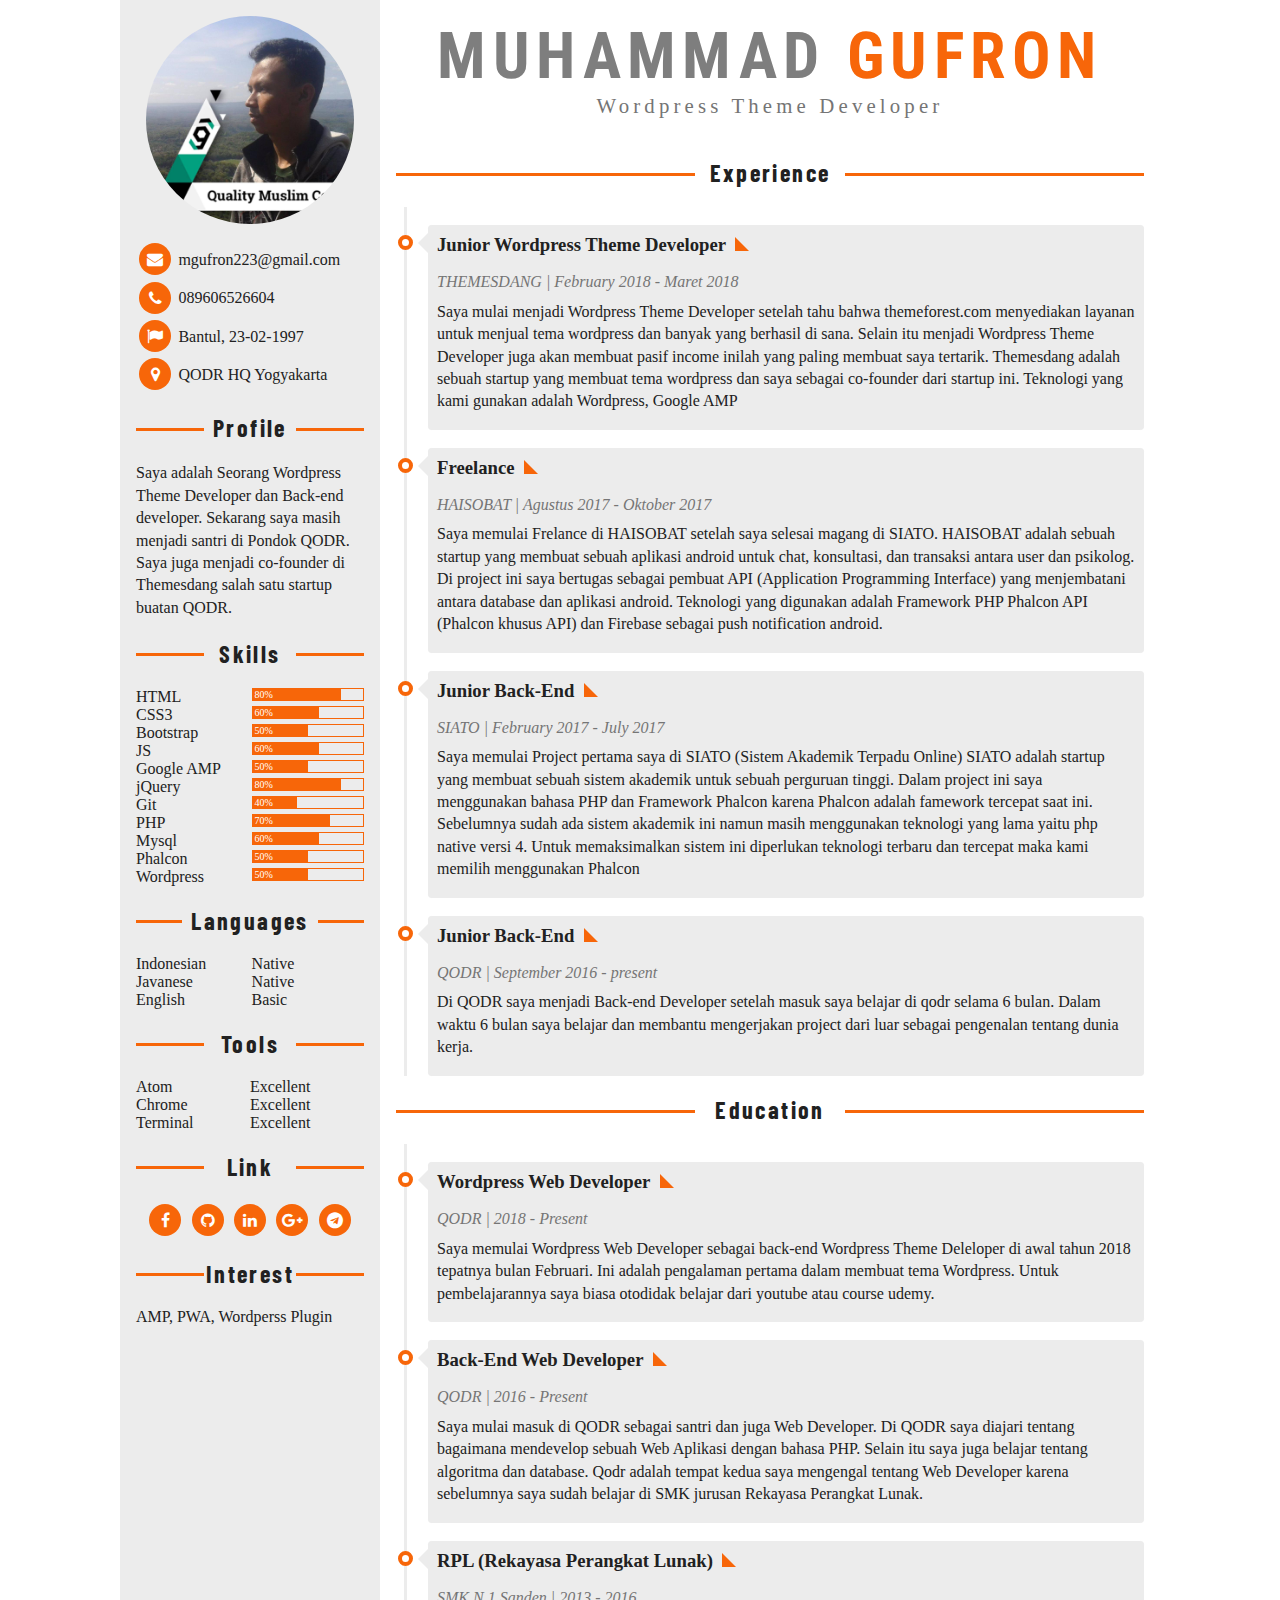
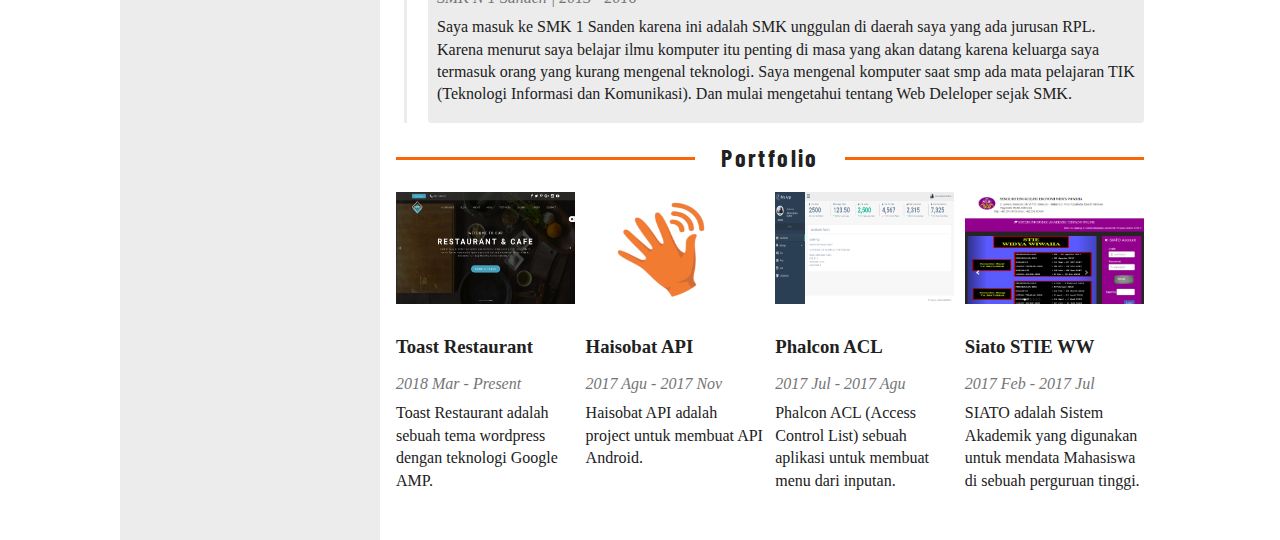
<file: cv/index.html>
<!DOCTYPE html>
<html lang="en">
<head>
    <meta charset="UTF-8">
    <meta name="viewport" content="width=device-width, initial-scale=1.0">
    <meta http-equiv="X-UA-Compatible" content="ie=edge">
    <title>Profile CV</title>
    <link rel="stylesheet" href="https://maxcdn.bootstrapcdn.com/font-awesome/4.7.0/css/font-awesome.min.css">
    <link href="https://fonts.googleapis.com/css?family=Barlow+Condensed" rel="stylesheet"><link href="https://fonts.googleapis.com/css?family=Roboto+Condensed" rel="stylesheet">
    <link rel="stylesheet" href="assets/css/style.css">
    <link rel="stylesheet" href="assets/css/grid.css">
</head>
<body>
    <div class="container">
        <div id="side">
            <!-- Profile Image -->
            <div class="images">
                <img src="assets/images/profile.jpg" alt="profile">
            </div>
            <!-- Contact Profile -->
            <div class="contact">
                <ul>
                    <li>
                        <i class="fa fa-envelope"></i> <a href="mailto:mgufron223@gmail.com">mgufron223@gmail.com</a>
                    </li>
                    <li>
                        <i class="fa fa-phone"></i> <a href="tel:089606526604">089606526604</a>
                    </li>
                    <li>
                        <i class="fa fa-flag"></i> <span>Bantul, 23-02-1997</span>
                    </li>
                    <li>
                        <i class="fa fa-map-marker"></i> <a href="https://www.google.co.id/maps/place/QODR+HQ/@-7.9317515,110.4336507,15z/data=!4m12!1m6!3m5!1s0x0:0xa11927486ec839ca!2sQODR+HQ!8m2!3d-7.9317515!4d110.4336507!3m4!1s0x0:0xa11927486ec839ca!8m2!3d-7.9317515!4d110.4336507">QODR HQ Yogyakarta</a>
                    </li>
                </ul>
            </div>
            <!-- My Profile -->
            <div class="profile">
                <h2 class="sub"><span>Profile</span></h2>
                <p>Saya adalah Seorang Wordpress Theme Developer dan Back-end developer. Sekarang saya masih menjadi santri di Pondok QODR. Saya juga menjadi co-founder di Themesdang salah satu startup buatan QODR. </p>
            </div>
            <!-- Skill -->
            <div class="skills">
                <h2 class="sub"><span>Skills</span></h2>
                <div class="flex-grid">
                    <div class="d-col-6 t-col-6 m-col-6">HTML</div>
                    <div class="d-col-6 t-col-6 m-col-6"><div class="progress"><div class="progress-80"><div class="text-small">80%</div></div></div></div>
                </div>
                <div class="flex-grid">
                    <div class="d-col-6 t-col-6 m-col-6">CSS3</div>
                    <div class="d-col-6 t-col-6 m-col-6"><div class="progress"><div class="progress-60"><div class="text-small">60%</div></div></div></div>
                </div>
                <div class="flex-grid">
                    <div class="d-col-6 t-col-6 m-col-6">Bootstrap</div>
                    <div class="d-col-6 t-col-6 m-col-6"><div class="progress"><div class="progress-50"><div class="text-small">50%</div></div></div></div>
                </div>
                <div class="flex-grid">
                    <div class="d-col-6 t-col-6 m-col-6">JS</div>
                    <div class="d-col-6 t-col-6 m-col-6"><div class="progress"><div class="progress-60"><div class="text-small">60%</div></div></div></div>
                </div>
                <div class="flex-grid">
                    <div class="d-col-6 t-col-6 m-col-6">Google AMP</div>
                    <div class="d-col-6 t-col-6 m-col-6"><div class="progress"><div class="progress-50"><div class="text-small">50%</div></div></div></div>
                </div>
                <div class="flex-grid">
                    <div class="d-col-6 t-col-6 m-col-6">jQuery</div>
                    <div class="d-col-6 t-col-6 m-col-6"><div class="progress"><div class="progress-80"><div class="text-small">80%</div></div></div></div>
                </div>
                <div class="flex-grid">
                    <div class="d-col-6 t-col-6 m-col-6">Git</div>
                    <div class="d-col-6 t-col-6 m-col-6"><div class="progress"><div class="progress-40"><div class="text-small">40%</div></div></div></div>
                </div>
                <div class="flex-grid">
                    <div class="d-col-6 t-col-6 m-col-6">PHP</div>
                    <div class="d-col-6 t-col-6 m-col-6"><div class="progress"><div class="progress-70"><div class="text-small">70%</div></div></div></div>
                </div>
                <div class="flex-grid">
                    <div class="d-col-6 t-col-6 m-col-6">Mysql</div>
                    <div class="d-col-6 t-col-6 m-col-6"><div class="progress"><div class="progress-60"><div class="text-small">60%</div></div></div></div>
                </div>
                <div class="flex-grid">
                    <div class="d-col-6 t-col-6 m-col-6">Phalcon</div>
                    <div class="d-col-6 t-col-6 m-col-6"><div class="progress"><div class="progress-50"><div class="text-small">50%</div></div></div></div>
                </div>
                <div class="flex-grid">
                    <div class="d-col-6 t-col-6 m-col-6">Wordpress</div>
                    <div class="d-col-6 t-col-6 m-col-6"><div class="progress"><div class="progress-50"><div class="text-small">50%</div></div></div></div>
                </div>
            </div>
            <!-- Languages -->
            <div class="languages">
                <h2 class="sub"><span>Languages</span></h2>
                <div class="flex-grid">
                    <div class="d-col-6 t-col-6 m-col-6">Indonesian</div>
                    <div class="d-col-6 t-col-6 m-col-6">Native</div>
                </div>
                <div class="flex-grid">
                    <div class="d-col-6 t-col-6 m-col-6">Javanese</div>
                    <div class="d-col-6 t-col-6 m-col-6">Native</div>
                </div>
                <div class="flex-grid">
                    <div class="d-col-6 t-col-6 m-col-6">English</div>
                    <div class="d-col-6 t-col-6 m-col-6">Basic</div>
                </div>
            </div>
            <!-- Tools -->
            <div class="tools">
                <h2 class="sub"><span>Tools</span></h2>
                <div class="flex-grid">
                    <div class="width-half">Atom</div>
                    <div class="width-half">Excellent</div>
                </div>
                <div class="flex-grid">
                    <div class="width-half">Chrome</div>
                    <div class="width-half">Excellent</div>
                </div>
                <div class="flex-grid">
                    <div class="width-half">Terminal</div>
                    <div class="width-half">Excellent</div>
                </div>
            </div>
            <!-- Link -->
            <div class="interest">
                <h2 class="sub"><span>Link</span></h2>
                <div class="center">
                    <div class="link">
                        <a href="https://www.facebook.com/mhgufron"><i class="fa fa-facebook"></i></a>
                    </div>
                    <div class="link">
                        <a href="https://github.com/mhgufron"><i class="fa fa-github"></i></a>
                    </div>
                    <div class="link">
                        <a href="https://www.linkedin.com/in/mhgufron/"><i class="fa fa-linkedin"></i></a>
                    </div>
                    <div class="link">
                        <a href="https://plus.google.com/117154953431323999297"><i class="fa fa-google-plus"></i></a>
                    </div>
                    <div class="link">
                        <a href="https://t.me/mhgufron"><i class="fa fa-telegram"></i></a>
                    </div>
                </div>
            </div>
            <!-- Interest -->
            <div class="interest">
                <h2 class="sub"><span>Interest</span></h2>
                AMP, PWA, Wordperss Plugin
            </div>
        </div>
        <div id="main">
            <div class="title">
                <h1>MUHAMMAD <span class="text-primary">GUFRON</span></h1>
                <span class="text-subtitle">Wordpress Theme Developer</span>
            </div>
            <div class="experience">
                <h2 class="sub"><span>Experience</span></h2>
                <div class="timeline">
                    <div class="timeline-item">
                        <div class="content">
                            <div class="arrow"></div>
                            <h3>Junior Wordpress Theme Developer</h3>
                            <span class="content-subtitle">THEMESDANG | February 2018 - Maret 2018</span>
                            <p>Saya mulai menjadi Wordpress Theme Developer setelah tahu bahwa themeforest.com menyediakan layanan untuk menjual tema wordpress dan banyak yang berhasil di sana. Selain itu menjadi Wordpress Theme Developer juga akan membuat pasif income inilah yang paling membuat saya tertarik. Themesdang adalah sebuah startup yang membuat tema wordpress dan saya sebagai co-founder dari startup ini. Teknologi yang kami gunakan adalah Wordpress, Google AMP</p>
                        </div>
                    </div>
                    <div class="timeline-item">
                        <div class="content">
                            <div class="arrow"></div>
                            <h3>Freelance</h3>
                            <span class="content-subtitle">HAISOBAT | Agustus 2017 - Oktober 2017</span>
                            <p>Saya memulai Frelance di HAISOBAT setelah saya selesai magang di SIATO. HAISOBAT adalah sebuah startup yang membuat sebuah aplikasi android untuk chat, konsultasi, dan transaksi antara user dan psikolog. Di project ini saya bertugas sebagai pembuat API (Application Programming Interface) yang menjembatani antara database dan aplikasi android. Teknologi yang digunakan adalah Framework PHP Phalcon API (Phalcon khusus API) dan Firebase sebagai push notification android.</p>
                        </div>
                    </div>
                    <div class="timeline-item">
                        <div class="content">
                            <div class="arrow"></div>
                            <h3>Junior Back-End</h3>
                            <span class="content-subtitle">SIATO | February 2017 - July 2017</span>
                            <p>Saya memulai Project pertama saya di SIATO (Sistem Akademik Terpadu Online) SIATO adalah startup yang membuat sebuah sistem akademik untuk sebuah perguruan tinggi. Dalam project ini saya menggunakan bahasa PHP dan Framework Phalcon karena Phalcon adalah famework tercepat saat ini. Sebelumnya sudah ada sistem akademik ini namun masih menggunakan teknologi yang lama yaitu php native versi 4. Untuk memaksimalkan sistem ini diperlukan teknologi terbaru dan tercepat maka kami memilih menggunakan Phalcon</p>
                        </div>
                    </div>
                    <div class="timeline-item">
                        <div class="content">
                            <div class="arrow"></div>
                            <h3>Junior Back-End</h3>
                            <span class="content-subtitle">QODR | September 2016 - present</span>
                            <p>Di QODR saya menjadi Back-end Developer setelah masuk saya belajar di qodr selama 6 bulan. Dalam waktu 6 bulan saya belajar dan membantu mengerjakan project dari luar sebagai pengenalan tentang dunia kerja.</p>
                        </div>
                    </div>
                </div>
            </div>
            <div class="education">
                <h2 class="sub"><span>Education</span></h2>
                <div class="timeline">
                    <div class="timeline-item">
                        <div class="content">
                            <h3>Wordpress Web Developer</h3>
                            <span class="content-subtitle">QODR | 2018 - Present</span>
                            <p>Saya memulai Wordpress Web Developer sebagai back-end Wordpress Theme Deleloper di awal tahun 2018 tepatnya bulan Februari. Ini adalah pengalaman pertama dalam membuat tema Wordpress. Untuk pembelajarannya saya biasa otodidak belajar dari youtube atau course udemy.</p>
                        </div>
                    </div>
                </div>
                <div class="timeline">
                    <div class="timeline-item">
                        <div class="content">
                            <h3>Back-End Web Developer</h3>
                            <span class="content-subtitle">QODR | 2016 - Present</span>
                            <p>Saya mulai masuk di QODR sebagai santri dan juga Web Developer. Di QODR saya diajari tentang bagaimana mendevelop sebuah Web Aplikasi dengan bahasa PHP. Selain itu saya juga belajar tentang algoritma dan database. Qodr adalah tempat kedua saya mengengal tentang Web Developer karena sebelumnya saya sudah belajar di SMK jurusan Rekayasa Perangkat Lunak.</p>
                        </div>
                    </div>
                </div>
                <div class="timeline">
                    <div class="timeline-item">
                        <div class="content">
                            <h3>RPL (Rekayasa Perangkat Lunak)</h3>
                            <span class="content-subtitle">SMK N 1 Sanden | 2013 - 2016</span>
                            <p>Saya masuk ke SMK 1 Sanden karena ini adalah SMK unggulan di daerah saya yang ada jurusan RPL. Karena menurut saya belajar ilmu komputer itu penting di masa yang akan datang karena keluarga saya termasuk orang yang kurang mengenal teknologi. Saya mengenal komputer saat smp ada mata pelajaran TIK (Teknologi Informasi dan Komunikasi). Dan mulai mengetahui tentang Web Deleloper sejak SMK.</p>
                        </div>
                    </div>
                </div>
            </div>
            <div class="portfolio">
                <h2 class="sub"><span>Portfolio<span></h2>
                <div class="flex-grid">
                    <div class="portfolio-box d-col-3 t-col-3 m-col-3">
                        <div class="img-box"><img src="assets/images/portfolio4.png" alt="portfolio4"></div>
                        <h3>Toast Restaurant</h3>
                        <span class="content-subtitle">2018 Mar - Present</span>
                        <p>Toast Restaurant adalah sebuah tema wordpress dengan teknologi Google AMP.</p>
                    </div>
                    <div class="portfolio-box d-col-3 t-col-3 m-col-3">
                        <div class="img-box"><img src="assets/images/portfolio3.png" alt="portfolio3"></div>
                        <h3>Haisobat API</h3>
                        <span class="content-subtitle">2017 Agu - 2017 Nov</span>
                        <p>Haisobat API adalah project untuk membuat API Android.</p>
                    </div>
                    <div class="portfolio-box d-col-3 t-col-3 m-col-3">
                        <div class="img-box"><img src="assets/images/portfolio2.png" alt="portfolio2"></div>
                        <h3>Phalcon ACL</h3>
                        <span class="content-subtitle">2017 Jul - 2017 Agu </span>
                        <p>Phalcon ACL (Access Control List) sebuah aplikasi untuk membuat menu dari inputan. </p>
                    </div>
                    <div class="portfolio-box d-col-3 t-col-3 m-col-3">
                        <div class="img-box"><img src="assets/images/portfolio1.png" alt="portfolio1"></div>
                        <h3>Siato STIE WW</h3>
                        <span class="content-subtitle">2017 Feb - 2017 Jul</span>
                        <p>SIATO adalah Sistem Akademik yang digunakan untuk mendata Mahasiswa di sebuah perguruan tinggi.</p>
                    </div>
                </div>
            </div>
        </div>
    </div>
</body>
</html>
</file>
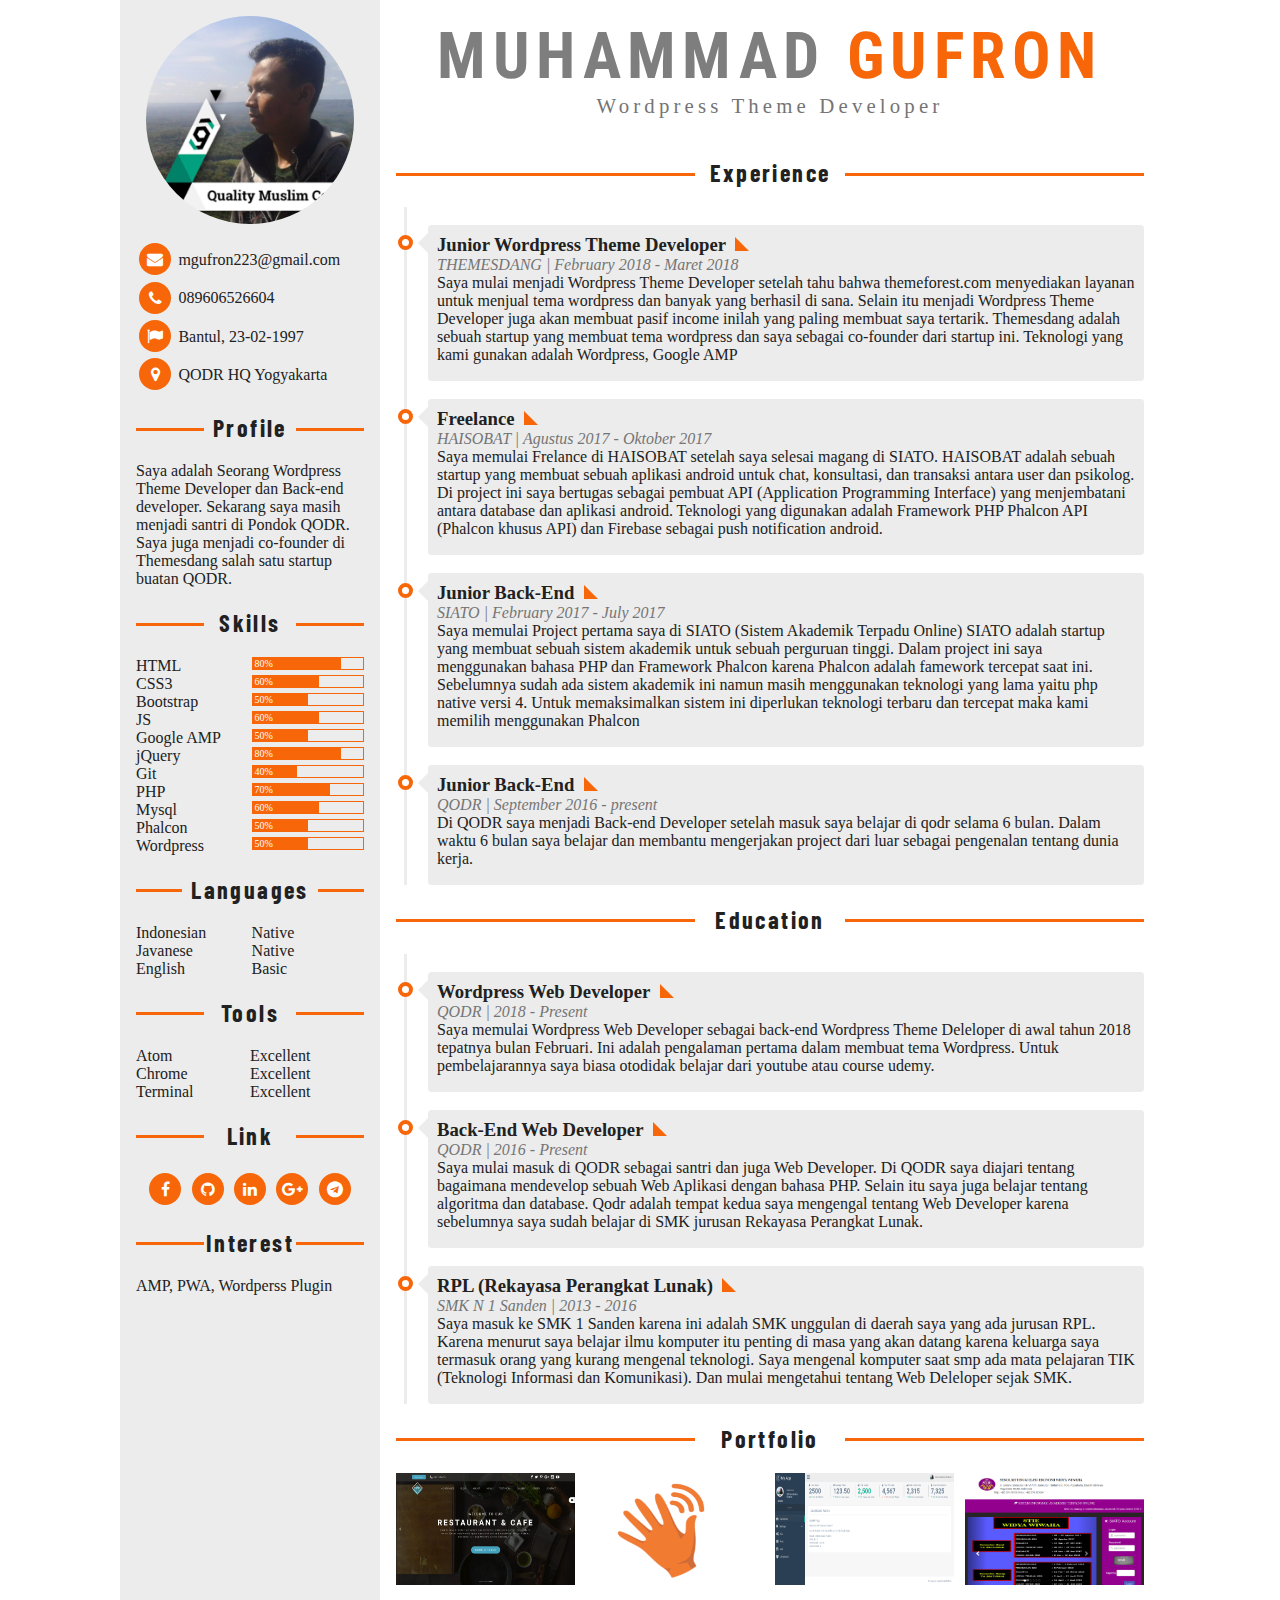
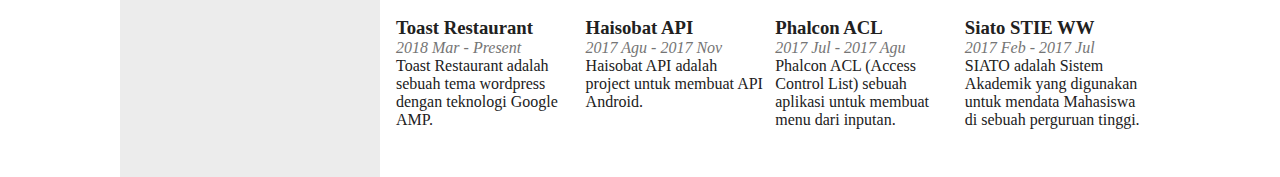
<file: cv1/index.html>
<!DOCTYPE html>
<html lang="en">
<head>
    <meta charset="UTF-8">
    <meta name="viewport" content="width=device-width, initial-scale=1.0">
    <meta http-equiv="X-UA-Compatible" content="ie=edge">
    <title>Profile CV</title>
    <link rel="stylesheet" href="https://maxcdn.bootstrapcdn.com/font-awesome/4.7.0/css/font-awesome.min.css">
    <link href="https://fonts.googleapis.com/css?family=Barlow+Condensed" rel="stylesheet"><link href="https://fonts.googleapis.com/css?family=Roboto+Condensed" rel="stylesheet">
    <link rel="stylesheet" href="assets/css/style.css">
    <link rel="stylesheet" href="assets/css/grid.css">
</head>
<body>
    <div class="container">
        <div id="side">
            <!-- Profile Image -->
            <div class="images">
                <img src="assets/images/profile.jpg" alt="profile">
            </div>
            <!-- Contact Profile -->
            <div class="contact">
                <ul>
                    <li>
                        <i class="fa fa-envelope"></i> <a href="mailto:mgufron223@gmail.com">mgufron223@gmail.com</a>
                    </li>
                    <li>
                        <i class="fa fa-phone"></i> <a href="tel:089606526604">089606526604</a>
                    </li>
                    <li>
                        <i class="fa fa-flag"></i> <span>Bantul, 23-02-1997</span>
                    </li>
                    <li>
                        <i class="fa fa-map-marker"></i> <a href="https://www.google.co.id/maps/place/QODR+HQ/@-7.9317515,110.4336507,15z/data=!4m12!1m6!3m5!1s0x0:0xa11927486ec839ca!2sQODR+HQ!8m2!3d-7.9317515!4d110.4336507!3m4!1s0x0:0xa11927486ec839ca!8m2!3d-7.9317515!4d110.4336507">QODR HQ Yogyakarta</a>
                    </li>
                </ul>
            </div>
            <!-- My Profile -->
            <div class="profile">
                <h2>Profile</h2>
                <p>Saya adalah Seorang Wordpress Theme Developer dan Back-end developer. Sekarang saya masih menjadi santri di Pondok QODR. Saya juga menjadi co-founder di Themesdang salah satu startup buatan QODR. </p>
            </div>
            <!-- Skill -->
            <div class="skills">
                <h2>Skills</h2>
                <div class="flex-grid">
                    <div class="d-col-6 t-col-6 m-col-6">HTML</div>
                    <div class="d-col-6 t-col-6 m-col-6"><div class="progress"><div class="progress-80"><div class="text-small">80%</div></div></div></div>
                </div>
                <div class="flex-grid">
                    <div class="d-col-6 t-col-6 m-col-6">CSS3</div>
                    <div class="d-col-6 t-col-6 m-col-6"><div class="progress"><div class="progress-60"><div class="text-small">60%</div></div></div></div>
                </div>
                <div class="flex-grid">
                    <div class="d-col-6 t-col-6 m-col-6">Bootstrap</div>
                    <div class="d-col-6 t-col-6 m-col-6"><div class="progress"><div class="progress-50"><div class="text-small">50%</div></div></div></div>
                </div>
                <div class="flex-grid">
                    <div class="d-col-6 t-col-6 m-col-6">JS</div>
                    <div class="d-col-6 t-col-6 m-col-6"><div class="progress"><div class="progress-60"><div class="text-small">60%</div></div></div></div>
                </div>
                <div class="flex-grid">
                    <div class="d-col-6 t-col-6 m-col-6">Google AMP</div>
                    <div class="d-col-6 t-col-6 m-col-6"><div class="progress"><div class="progress-50"><div class="text-small">50%</div></div></div></div>
                </div>
                <div class="flex-grid">
                    <div class="d-col-6 t-col-6 m-col-6">jQuery</div>
                    <div class="d-col-6 t-col-6 m-col-6"><div class="progress"><div class="progress-80"><div class="text-small">80%</div></div></div></div>
                </div>
                <div class="flex-grid">
                    <div class="d-col-6 t-col-6 m-col-6">Git</div>
                    <div class="d-col-6 t-col-6 m-col-6"><div class="progress"><div class="progress-40"><div class="text-small">40%</div></div></div></div>
                </div>
                <div class="flex-grid">
                    <div class="d-col-6 t-col-6 m-col-6">PHP</div>
                    <div class="d-col-6 t-col-6 m-col-6"><div class="progress"><div class="progress-70"><div class="text-small">70%</div></div></div></div>
                </div>
                <div class="flex-grid">
                    <div class="d-col-6 t-col-6 m-col-6">Mysql</div>
                    <div class="d-col-6 t-col-6 m-col-6"><div class="progress"><div class="progress-60"><div class="text-small">60%</div></div></div></div>
                </div>
                <div class="flex-grid">
                    <div class="d-col-6 t-col-6 m-col-6">Phalcon</div>
                    <div class="d-col-6 t-col-6 m-col-6"><div class="progress"><div class="progress-50"><div class="text-small">50%</div></div></div></div>
                </div>
                <div class="flex-grid">
                    <div class="d-col-6 t-col-6 m-col-6">Wordpress</div>
                    <div class="d-col-6 t-col-6 m-col-6"><div class="progress"><div class="progress-50"><div class="text-small">50%</div></div></div></div>
                </div>
            </div>
            <!-- Languages -->
            <div class="languages">
                <h2>Languages</h2>
                <div class="flex-grid">
                    <div class="d-col-6 t-col-6 m-col-6">Indonesian</div>
                    <div class="d-col-6 t-col-6 m-col-6">Native</div>
                </div>
                <div class="flex-grid">
                    <div class="d-col-6 t-col-6 m-col-6">Javanese</div>
                    <div class="d-col-6 t-col-6 m-col-6">Native</div>
                </div>
                <div class="flex-grid">
                    <div class="d-col-6 t-col-6 m-col-6">English</div>
                    <div class="d-col-6 t-col-6 m-col-6">Basic</div>
                </div>
            </div>
            <!-- Tools -->
            <div class="tools">
                <h2>Tools</h2>
                <div class="flex-grid">
                    <div class="width-half">Atom</div>
                    <div class="width-half">Excellent</div>
                </div>
                <div class="flex-grid">
                    <div class="width-half">Chrome</div>
                    <div class="width-half">Excellent</div>
                </div>
                <div class="flex-grid">
                    <div class="width-half">Terminal</div>
                    <div class="width-half">Excellent</div>
                </div>
            </div>
            <!-- Link -->
            <div class="interest">
                <h2>Link</h2>
                <div class="center">
                    <div class="link">
                        <a href="https://www.facebook.com/mhgufron"><i class="fa fa-facebook"></i></a>
                    </div>
                    <div class="link">
                        <a href="https://github.com/mhgufron"><i class="fa fa-github"></i></a>
                    </div>
                    <div class="link">
                        <a href="https://www.linkedin.com/in/mhgufron/"><i class="fa fa-linkedin"></i></a>
                    </div>
                    <div class="link">
                        <a href="https://plus.google.com/117154953431323999297"><i class="fa fa-google-plus"></i></a>
                    </div>
                    <div class="link">
                        <a href="https://t.me/mhgufron"><i class="fa fa-telegram"></i></a>
                    </div>
                </div>
            </div>
            <!-- Interest -->
            <div class="interest">
                <h2>Interest</h2>
                AMP, PWA, Wordperss Plugin
            </div>
        </div>
        <div id="main">
            <div class="title">
                <h1>MUHAMMAD <span class="text-primary">GUFRON</span></h1>
                <span class="text-subtitle">Wordpress Theme Developer</span>
            </div>
            <div class="experience">
                <h2>Experience</h2>
                <div class="timeline">
                    <div class="timeline-item">
                        <div class="content">
                            <div class="arrow"></div>
                            <h3>Junior Wordpress Theme Developer</h3>
                            <span class="content-subtitle">THEMESDANG | February 2018 - Maret 2018</span>
                            <p>Saya mulai menjadi Wordpress Theme Developer setelah tahu bahwa themeforest.com menyediakan layanan untuk menjual tema wordpress dan banyak yang berhasil di sana. Selain itu menjadi Wordpress Theme Developer juga akan membuat pasif income inilah yang paling membuat saya tertarik. Themesdang adalah sebuah startup yang membuat tema wordpress dan saya sebagai co-founder dari startup ini. Teknologi yang kami gunakan adalah Wordpress, Google AMP</p>
                        </div>
                    </div>
                    <div class="timeline-item">
                        <div class="content">
                            <div class="arrow"></div>
                            <h3>Freelance</h3>
                            <span class="content-subtitle">HAISOBAT | Agustus 2017 - Oktober 2017</span>
                            <p>Saya memulai Frelance di HAISOBAT setelah saya selesai magang di SIATO. HAISOBAT adalah sebuah startup yang membuat sebuah aplikasi android untuk chat, konsultasi, dan transaksi antara user dan psikolog. Di project ini saya bertugas sebagai pembuat API (Application Programming Interface) yang menjembatani antara database dan aplikasi android. Teknologi yang digunakan adalah Framework PHP Phalcon API (Phalcon khusus API) dan Firebase sebagai push notification android.</p>
                        </div>
                    </div>
                    <div class="timeline-item">
                        <div class="content">
                            <div class="arrow"></div>
                            <h3>Junior Back-End</h3>
                            <span class="content-subtitle">SIATO | February 2017 - July 2017</span>
                            <p>Saya memulai Project pertama saya di SIATO (Sistem Akademik Terpadu Online) SIATO adalah startup yang membuat sebuah sistem akademik untuk sebuah perguruan tinggi. Dalam project ini saya menggunakan bahasa PHP dan Framework Phalcon karena Phalcon adalah famework tercepat saat ini. Sebelumnya sudah ada sistem akademik ini namun masih menggunakan teknologi yang lama yaitu php native versi 4. Untuk memaksimalkan sistem ini diperlukan teknologi terbaru dan tercepat maka kami memilih menggunakan Phalcon</p>
                        </div>
                    </div>
                    <div class="timeline-item">
                        <div class="content">
                            <div class="arrow"></div>
                            <h3>Junior Back-End</h3>
                            <span class="content-subtitle">QODR | September 2016 - present</span>
                            <p>Di QODR saya menjadi Back-end Developer setelah masuk saya belajar di qodr selama 6 bulan. Dalam waktu 6 bulan saya belajar dan membantu mengerjakan project dari luar sebagai pengenalan tentang dunia kerja.</p>
                        </div>
                    </div>
                </div>
            </div>
            <div class="education">
                <h2>Education</h2>
                <div class="timeline">
                    <div class="timeline-item">
                        <div class="content">
                            <h3>Wordpress Web Developer</h3>
                            <span class="content-subtitle">QODR | 2018 - Present</span>
                            <p>Saya memulai Wordpress Web Developer sebagai back-end Wordpress Theme Deleloper di awal tahun 2018 tepatnya bulan Februari. Ini adalah pengalaman pertama dalam membuat tema Wordpress. Untuk pembelajarannya saya biasa otodidak belajar dari youtube atau course udemy.</p>
                        </div>
                    </div>
                </div>
                <div class="timeline">
                    <div class="timeline-item">
                        <div class="content">
                            <h3>Back-End Web Developer</h3>
                            <span class="content-subtitle">QODR | 2016 - Present</span>
                            <p>Saya mulai masuk di QODR sebagai santri dan juga Web Developer. Di QODR saya diajari tentang bagaimana mendevelop sebuah Web Aplikasi dengan bahasa PHP. Selain itu saya juga belajar tentang algoritma dan database. Qodr adalah tempat kedua saya mengengal tentang Web Developer karena sebelumnya saya sudah belajar di SMK jurusan Rekayasa Perangkat Lunak.</p>
                        </div>
                    </div>
                </div>
                <div class="timeline">
                    <div class="timeline-item">
                        <div class="content">
                            <h3>RPL (Rekayasa Perangkat Lunak)</h3>
                            <span class="content-subtitle">SMK N 1 Sanden | 2013 - 2016</span>
                            <p>Saya masuk ke SMK 1 Sanden karena ini adalah SMK unggulan di daerah saya yang ada jurusan RPL. Karena menurut saya belajar ilmu komputer itu penting di masa yang akan datang karena keluarga saya termasuk orang yang kurang mengenal teknologi. Saya mengenal komputer saat smp ada mata pelajaran TIK (Teknologi Informasi dan Komunikasi). Dan mulai mengetahui tentang Web Deleloper sejak SMK.</p>
                        </div>
                    </div>
                </div>
            </div>
            <div class="portfolio">
                <h2>Portfolio</h2>
                <div class="flex-grid">
                    <div class="portfolio-box d-col-3 t-col-3 m-col-3">
                        <div class="img-box"><img src="assets/images/portfolio4.png" alt="portfolio4"></div>
                        <h3>Toast Restaurant</h3>
                        <span class="content-subtitle">2018 Mar - Present</span>
                        <p>Toast Restaurant adalah sebuah tema wordpress dengan teknologi Google AMP.</p>
                    </div>
                    <div class="portfolio-box d-col-3 t-col-3 m-col-3">
                        <div class="img-box"><img src="assets/images/portfolio3.png" alt="portfolio3"></div>
                        <h3>Haisobat API</h3>
                        <span class="content-subtitle">2017 Agu - 2017 Nov</span>
                        <p>Haisobat API adalah project untuk membuat API Android.</p>
                    </div>
                    <div class="portfolio-box d-col-3 t-col-3 m-col-3">
                        <div class="img-box"><img src="assets/images/portfolio2.png" alt="portfolio2"></div>
                        <h3>Phalcon ACL</h3>
                        <span class="content-subtitle">2017 Jul - 2017 Agu </span>
                        <p>Phalcon ACL (Access Control List) sebuah aplikasi untuk membuat menu dari inputan. </p>
                    </div>
                    <div class="portfolio-box d-col-3 t-col-3 m-col-3">
                        <div class="img-box"><img src="assets/images/portfolio1.png" alt="portfolio1"></div>
                        <h3>Siato STIE WW</h3>
                        <span class="content-subtitle">2017 Feb - 2017 Jul</span>
                        <p>SIATO adalah Sistem Akademik yang digunakan untuk mendata Mahasiswa di sebuah perguruan tinggi.</p>
                    </div>
                </div>
            </div>
        </div>
    </div>
</body>
</html>
</file>
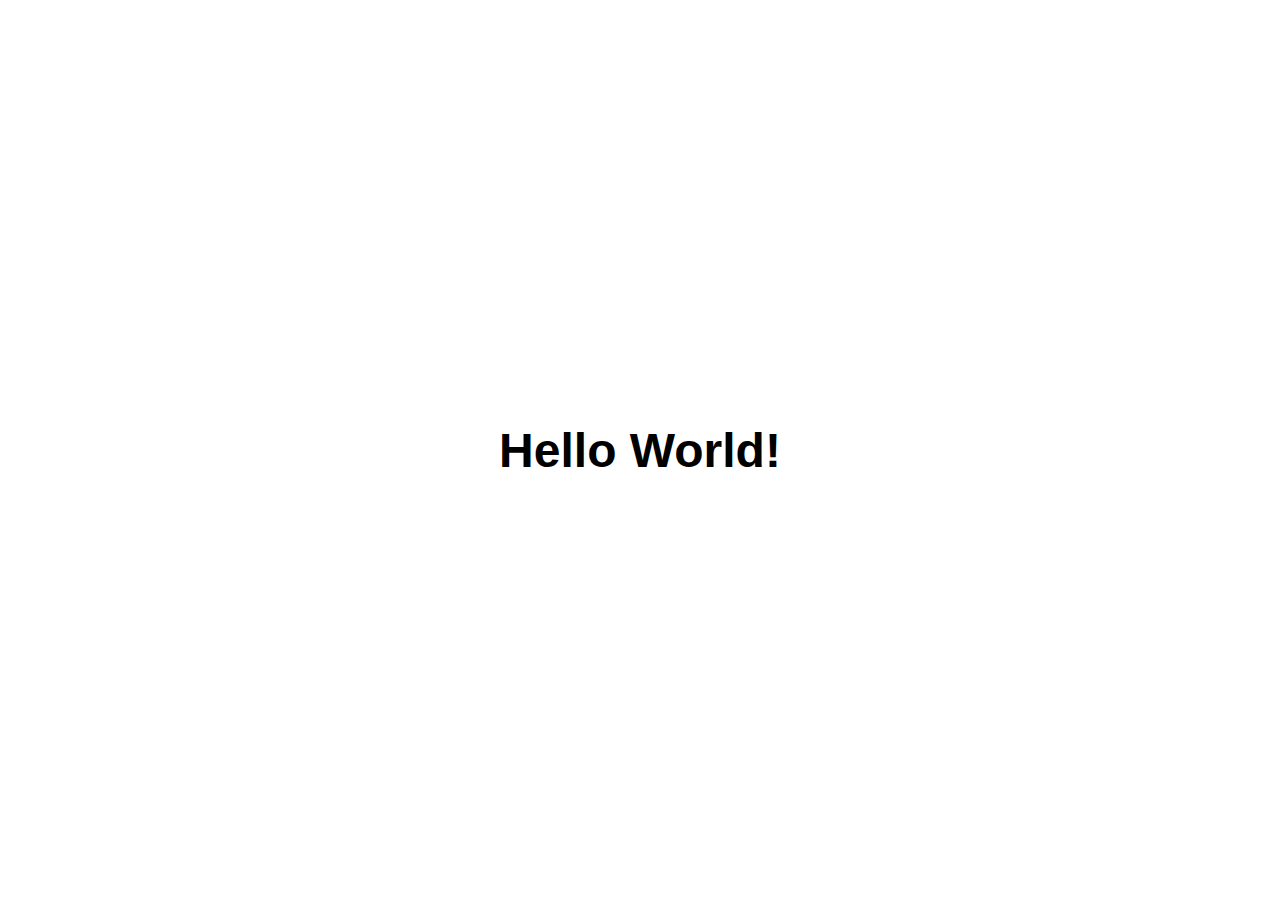
<file: hello/index.html>
<!doctype html>
<html lang="en">

<head>
  <meta charset="utf-8">
  <title>Hello World</title>
  <link rel="stylesheet" href="css/style.css">
  <meta name="viewport" content="width=device-width, initial-scale=1.0">
  <link rel="manifest" href="manifest.json">
  <meta name="theme-color" content="white" />
<body class="fullscreen">
  <div class="container">
    <h1 class="title">Hello World!</h1>
  </div>
  <button class="add-button">Add to home screen</button>
  <script src="js/main.js"></script>
</body>

</html>
</file>
<file: cv/assets/css/style.css>
/**
 * Name: Provie CV
 * Author: Muhammad Gufron
 * Description: A Simple Styling for my cv
 */
:root {
    /* Color */
   --blue-primary: #0288D1;
   --blue-light: #B3E5FC;
   --blue-dark: #03A9F4;
   --white: #ffffff;

   --primary: #F76609;
   /* Text */
   --blue-accent: #536DFE;
   --grey-primary: #212121;
   --grey-secondary: #757575;
   --grey-divider: #ececec;

   /**
    * Usage
    * color: var(--primary)
   */
}

body {
    font-family: "sans-serif";
    color: #212121;
    background-color: #fff;
    margin: 0!important;
}

h2 {
    font-family: 'Barlow Condensed', sans-serif;
    letter-spacing: 0.1em;
    text-align: center;
}

h2::before, h2::after {
    content: "";
    display: inline-block;
    width: 100%;
    height: 3px;
    margin-top: 0.6em;
    background-color: var(--primary);
}

h2::before {
    float: left;
}

h2::after {
    float: right;
}

h3 {
    margin: 0;
    padding: 0 0 0.4em 0;
}

p {
    margin-top: 0;
    line-height: 1.4em;
}

#side div h2::before, #side div h2::after {
    max-width: 30%;
}

#main div h2::before, #main div h2::after {
    max-width: 40%;
}

#side div.languages h2::before, #side div.languages h2::after {
    max-width: 20%;
}

#main .width-half h2::before, #main .width-half h2::after {
    max-width: 30%;
}

ul {
    list-style-type: none;
    padding: 0;
}

a, a:visited, a:hover, a:focus, a:active {
    text-decoration: none;
    color: var(--grey-primary);
}

.width-half {
    max-width: 50%;
    width: 100%;
    float: left;
}

.left {
    float:left;
}

.right {
    float:right;
}

.clearfix {
    clear: both;
}

.text-small {
    font-size: 10px;
    color: white;
    padding-left: 0.2em;
}

.text-primary {
    color: var(--primary);
}

.center {
    text-align: center;
    margin: 0 auto;
}

/* Side */
#side {
    display: table-cell;
    max-width: 25%;
    float: left;
    padding: 1em;
    background: var(--grey-divider);
    padding-bottom: 3em
}

.images img {
    margin: auto;
    width: 100%;
    max-width: 13em;
    display: block;
    border-radius: 50%;
}

.contact ul li i, .link i {
    background-color: var(--primary);
    width: 2em;
    height: 2em;
    text-align: center;
    margin: 0.2em;
    border-radius: 50%;
    line-height: 2em;
    color: #fff;
}
.link {
    display: inline-block;
}

.progress {
    border: 1px solid var(--primary)
}

.progress div {
    height: .7em;
    background-color: var(--primary);
}

.progress-10 {
    width: 10%;
}
.progress-20 {
    width: 20%;
}
.progress-30 {
    width: 30%;
}
.progress-40 {
    width: 40%;
}
.progress-50 {
    width: 50%;
}
.progress-60 {
    width: 60%;
}
.progress-70 {
    width: 70%;
}
.progress-80 {
    width: 80%;
}
.progress-90 {
    width: 90%;
}
.progress-100 {
    width: 100%;
}

/* Main */
#main {
    display: table-cell;
    width: 100%;
    max-width: 75%;
    float: left;
    padding: 0 1em 2em;

}

.title {
    text-align: center;
    margin-bottom: 2.5em;
    color: #7E7E7E;
}

.title h1 {
    font-size: 4em;
    margin: 0.3em 0 0 0;
    letter-spacing: 0.1em;
    font-family:  'Roboto Condensed', sans-serif;
}

.content h3::after {
    display: inline-block;
    width: 0.5em;
    height: 0.5em;
    content: "";
    margin: 0 0.5em;
    border-bottom: 0.8em solid var(--primary);
    border-right: 0.8em solid transparent;
}

.text-subtitle {
    color: var(--grey-secondary);
    font-size: 1.3em;
    letter-spacing: 0.2em;
}

.content-subtitle {
    color: var(--grey-secondary);
    font-style: italic;
    padding: 0.6em 0;
    display: inline-block;
}

#main .languages {
    padding-right: 0.5em;
    box-sizing: border-box;
}

#main .tools {
    padding-left: 0.5em;
    box-sizing: border-box;
}

.portfolio-box img {
    width: 100%;
    height: 7em;;
}

.img-box {
    height: 9em;
}

.timeline {
    position: relative;
    z-index: 1
}

.timeline::after {
    content: '';
    width: 3px;
    position: absolute;
    background-color: var(--grey-divider);
    top: 0;
    bottom: 0;
    margin-left: 0.5em;
}

.timeline-item {
    padding-left: 2em;
    position: relative;
}

.timeline-item::before {
    display: inline-block;
    content: "";
    margin: -2em -0.6em;
    left: 60px;
    border: medium solid var(--grey-divider);
    border-width: 10px 10px 10px 0;
    border-color: transparent var(--grey-divider) transparent transparent;
}
.timeline-item::after {
    content: '';
    position: absolute;
    width: 15px;
    height: 15px;
    left: 2px;
    background-color: white;
    border: 4px solid var(--primary);
    top: 28px;
    border-radius: 50%;
    z-index: 1;
}

.content {
    padding: 0.5em 0.5em 0;
    border: 1px solid var(--grey-divider);
    border-radius: 0.2em;
    background: var(--grey-divider);
}

/* Responsive */
.container {
    display: flex;
    width: 100%;
    max-width: 65em;
    margin: 0 auto;
}
</file>
<file: cv/assets/css/grid.css>
html, body, div, ::before, ::after {
    box-sizing: border-box;
}

.flex-grid {
    display: flex;
    justify-content:  space-between;
}

/* # Desktop */
@media (min-width: 980px) {
    .d-col-1 {width: 7.05%;}
    .d-col-2 {width: 15.5%;}
    .d-col-3,
    .d-col-thirds {width: 23.95%;}
    .d-col-4,
    .d-col-quarters {width: 32.4%;}
    .d-col-5 {width: 40.85%;}
    .d-col-6,
    .d-col-halfs {width: 49.3%;}
    .d-col-7 {width: 57.75%;}
    .d-col-8 {width: 66.2%;}
    .d-col-9 {width: 74.65%;}
    .d-col-10 {width: 83.1%;}
    .d-col-11 {width: 91.55%;}
    .d-col-12,
    .d-col-full {width: 100%;}
}

/* # Tablet */
@media only screen and (min-width: 661px) and (max-width: 979px) {
    .flex-grid {flex-flow: row wrap;}

    .t-col-1 {width: 7.05%;}
    .t-col-2 {width: 15.5%;}
    .t-col-3,
    .t-col-thirds {width: 23.95%;}
    .t-col-4,
    .t-col-quarters {width: 32.4%;}
    .t-col-5 {width: 40.85%;}
    .t-col-6,
    .t-col-halfs {width: 49.3%;}
    .t-col-7 {width: 57.75%;}
    .t-col-8 {width: 66.2%;}
    .t-col-9 {width: 74.65%;}
    .t-col-10 {width: 83.1%;}
    .t-col-11 {width: 91.55%;}
    .t-col-12,
    .t-col-full {width: 100%;}
    }
}

/* # Mobile */
@media only screen and (min-width: 0px) and (max-width: 660px) {
    .flex-grid {flex-flow: row wrap;}

    .m-col-1 {width: 7.05%;}
    .m-col-2 {width: 15.5%;}
    .m-col-3,
    .m-col-thirds {width: 23.95%;}
    .m-col-4,
    .m-col-quarters {width: 32.4%;}
    .m-col-5 {width: 40.85%;}
    .m-col-6,
    .m-col-halfs {width: 49.3%;}
    .m-col-7 {width: 57.75%;}
    .m-col-8 {width: 66.2%;}
    .m-col-9 {width: 74.65%;}
    .m-col-10 {width: 83.1%;}
    .m-col-11 {width: 91.55%;}
    .m-col-12,
    .m-col-full {width: 100%;}
    }
}
</file>
<file: cv1/assets/css/style.css>
/**
 * Name: Provie CV
 * Author: Muhammad Gufron
 * Description: A Simple Styling for my cv
 */
:root {
    /* Color */
   --blue-primary: #0288D1;
   --blue-light: #B3E5FC;
   --blue-dark: #03A9F4;
   --white: #ffffff;

   --primary: #F76609;
   /* Text */
   --blue-accent: #536DFE;
   --grey-primary: #212121;
   --grey-secondary: #757575;
   --grey-divider: #ececec;

   /**
    * Usage
    * color: var(--primary)
   */
}

body {
    font-family: "Lato";
    color: #212121;
    background-color: #fff;
    margin: 0!important;
}

h2 {
    font-family: 'Barlow Condensed', sans-serif;
    letter-spacing: 0.1em;
    text-align: center;
}

h2::before, h2::after {
    content: "";
    display: inline-block;
    width: 100%;
    height: 3px;
    margin-top: 0.6em;
    background-color: var(--primary);
}

h2::before {
    float: left;
}

h2::after {
    float: right;
}

h3 {
    margin: 0;
}

p {
    margin-top: 0
}

#side div h2::before, #side div h2::after {
    max-width: 30%;
}

#main div h2::before, #main div h2::after {
    max-width: 40%;
}

#side div.languages h2::before, #side div.languages h2::after {
    max-width: 20%;
}

#main .width-half h2::before, #main .width-half h2::after {
    max-width: 30%;
}

ul {
    list-style-type: none;
    padding: 0;
}

a, a:visited, a:hover, a:focus, a:active {
    text-decoration: none;
    color: var(--grey-primary);
}

.width-half {
    max-width: 50%;
    width: 100%;
    float: left;
}

.left {
    float:left;
}

.right {
    float:right;
}

.clearfix {
    clear: both;
}

.text-small {
    font-size: 10px;
    color: white;
    padding-left: 0.2em;
}

.text-primary {
    color: var(--primary);
}

.center {
    text-align: center;
    margin: 0 auto;
}

/* Side */
#side {
    display: table-cell;
    max-width: 25%;
    float: left;
    padding: 1em;
    background: var(--grey-divider);
    padding-bottom: 3em
}

.images img {
    margin: auto;
    width: 100%;
    max-width: 13em;
    display: block;
    border-radius: 50%;
}

.contact ul li i, .link i {
    background-color: var(--primary);
    width: 2em;
    height: 2em;
    text-align: center;
    margin: 0.2em;
    border-radius: 50%;
    line-height: 2em;
    color: #fff;
}
.link {
    display: inline-block;
}

.progress {
    border: 1px solid var(--primary)
}

.progress div {
    height: .7em;
    background-color: var(--primary);
}

.progress-10 {
    width: 10%;
}
.progress-20 {
    width: 20%;
}
.progress-30 {
    width: 30%;
}
.progress-40 {
    width: 40%;
}
.progress-50 {
    width: 50%;
}
.progress-60 {
    width: 60%;
}
.progress-70 {
    width: 70%;
}
.progress-80 {
    width: 80%;
}
.progress-90 {
    width: 90%;
}
.progress-100 {
    width: 100%;
}

/* Main */
#main {
    display: table-cell;
    width: 100%;
    max-width: 75%;
    float: left;
    padding: 0 1em 2em;

}

.title {
    text-align: center;
    margin-bottom: 2.5em;
    color: #7E7E7E;
}

.title h1 {
    font-size: 4em;
    margin: 0.3em 0 0 0;
    letter-spacing: 0.1em;
    font-family:  'Roboto Condensed', sans-serif;
}

.content h3::after {
    display: inline-block;
    width: 0.5em;
    height: 0.5em;
    content: "";
    margin: 0 0.5em;
    border-bottom: 0.8em solid var(--primary);
    border-right: 0.8em solid transparent;
}

.text-subtitle {
    color: var(--grey-secondary);
    font-size: 1.3em;
    letter-spacing: 0.2em;
}

.content-subtitle {
    color: var(--grey-secondary);
    font-style: italic;
}

#main .languages {
    padding-right: 0.5em;
    box-sizing: border-box;
}

#main .tools {
    padding-left: 0.5em;
    box-sizing: border-box;
}

.portfolio-box img {
    width: 100%;
    height: 7em;;
}

.img-box {
    height: 9em;
}

.timeline {
    position: relative;
    z-index: 1
}

.timeline::after {
    content: '';
    width: 3px;
    position: absolute;
    background-color: var(--grey-divider);
    top: 0;
    bottom: 0;
    margin-left: 0.5em;
}

.timeline-item {
    padding-left: 2em;
    position: relative;
}

.timeline-item::before {
    display: inline-block;
    content: "";
    margin: -2em -0.6em;
    left: 60px;
    border: medium solid var(--grey-divider);
    border-width: 10px 10px 10px 0;
    border-color: transparent var(--grey-divider) transparent transparent;
}
.timeline-item::after {
    content: '';
    position: absolute;
    width: 15px;
    height: 15px;
    left: 2px;
    background-color: white;
    border: 4px solid var(--primary);
    top: 28px;
    border-radius: 50%;
    z-index: 1;
}

.content {
    padding: 0.5em 0.5em 0;
    border: 1px solid var(--grey-divider);
    border-radius: 0.2em;
    background: var(--grey-divider);
}

/* Responsive */
.container {
    display: flex;
    width: 100%;
    max-width: 65em;
    margin: 0 auto;
}
</file>
<file: cv1/assets/css/grid.css>
html, body, div, ::before, ::after {
    box-sizing: border-box;
}

.flex-grid {
    display: flex;
    justify-content:  space-between;
}

/* # Desktop */
@media (min-width: 980px) {
    .d-col-1 {width: 7.05%;}
    .d-col-2 {width: 15.5%;}
    .d-col-3,
    .d-col-thirds {width: 23.95%;}
    .d-col-4,
    .d-col-quarters {width: 32.4%;}
    .d-col-5 {width: 40.85%;}
    .d-col-6,
    .d-col-halfs {width: 49.3%;}
    .d-col-7 {width: 57.75%;}
    .d-col-8 {width: 66.2%;}
    .d-col-9 {width: 74.65%;}
    .d-col-10 {width: 83.1%;}
    .d-col-11 {width: 91.55%;}
    .d-col-12,
    .d-col-full {width: 100%;}
}

/* # Tablet */
@media only screen and (min-width: 661px) and (max-width: 979px) {
    .flex-grid {flex-flow: row wrap;}

    .t-col-1 {width: 7.05%;}
    .t-col-2 {width: 15.5%;}
    .t-col-3,
    .t-col-thirds {width: 23.95%;}
    .t-col-4,
    .t-col-quarters {width: 32.4%;}
    .t-col-5 {width: 40.85%;}
    .t-col-6,
    .t-col-halfs {width: 49.3%;}
    .t-col-7 {width: 57.75%;}
    .t-col-8 {width: 66.2%;}
    .t-col-9 {width: 74.65%;}
    .t-col-10 {width: 83.1%;}
    .t-col-11 {width: 91.55%;}
    .t-col-12,
    .t-col-full {width: 100%;}
    }
}

/* # Mobile */
@media only screen and (min-width: 0px) and (max-width: 660px) {
    .flex-grid {flex-flow: row wrap;}

    .m-col-1 {width: 7.05%;}
    .m-col-2 {width: 15.5%;}
    .m-col-3,
    .m-col-thirds {width: 23.95%;}
    .m-col-4,
    .m-col-quarters {width: 32.4%;}
    .m-col-5 {width: 40.85%;}
    .m-col-6,
    .m-col-halfs {width: 49.3%;}
    .m-col-7 {width: 57.75%;}
    .m-col-8 {width: 66.2%;}
    .m-col-9 {width: 74.65%;}
    .m-col-10 {width: 83.1%;}
    .m-col-11 {width: 91.55%;}
    .m-col-12,
    .m-col-full {width: 100%;}
    }
}
</file>
<file: hello/css/style.css>
body {
  font-family: sans-serif;
}

/* Make content area fill the entire browser window */
html,
.fullscreen {
  display: flex;
  height: 100%;
  margin: 0;
  padding: 0;
  width: 100%;
}

/* Center the content in the browser window */
.container {
  margin: auto;
  text-align: center;
}

.title {
  font-size: 3rem;
}

.add-button {
  position: absolute;
  top: 1px;
  left: 1px;
}
</file>
